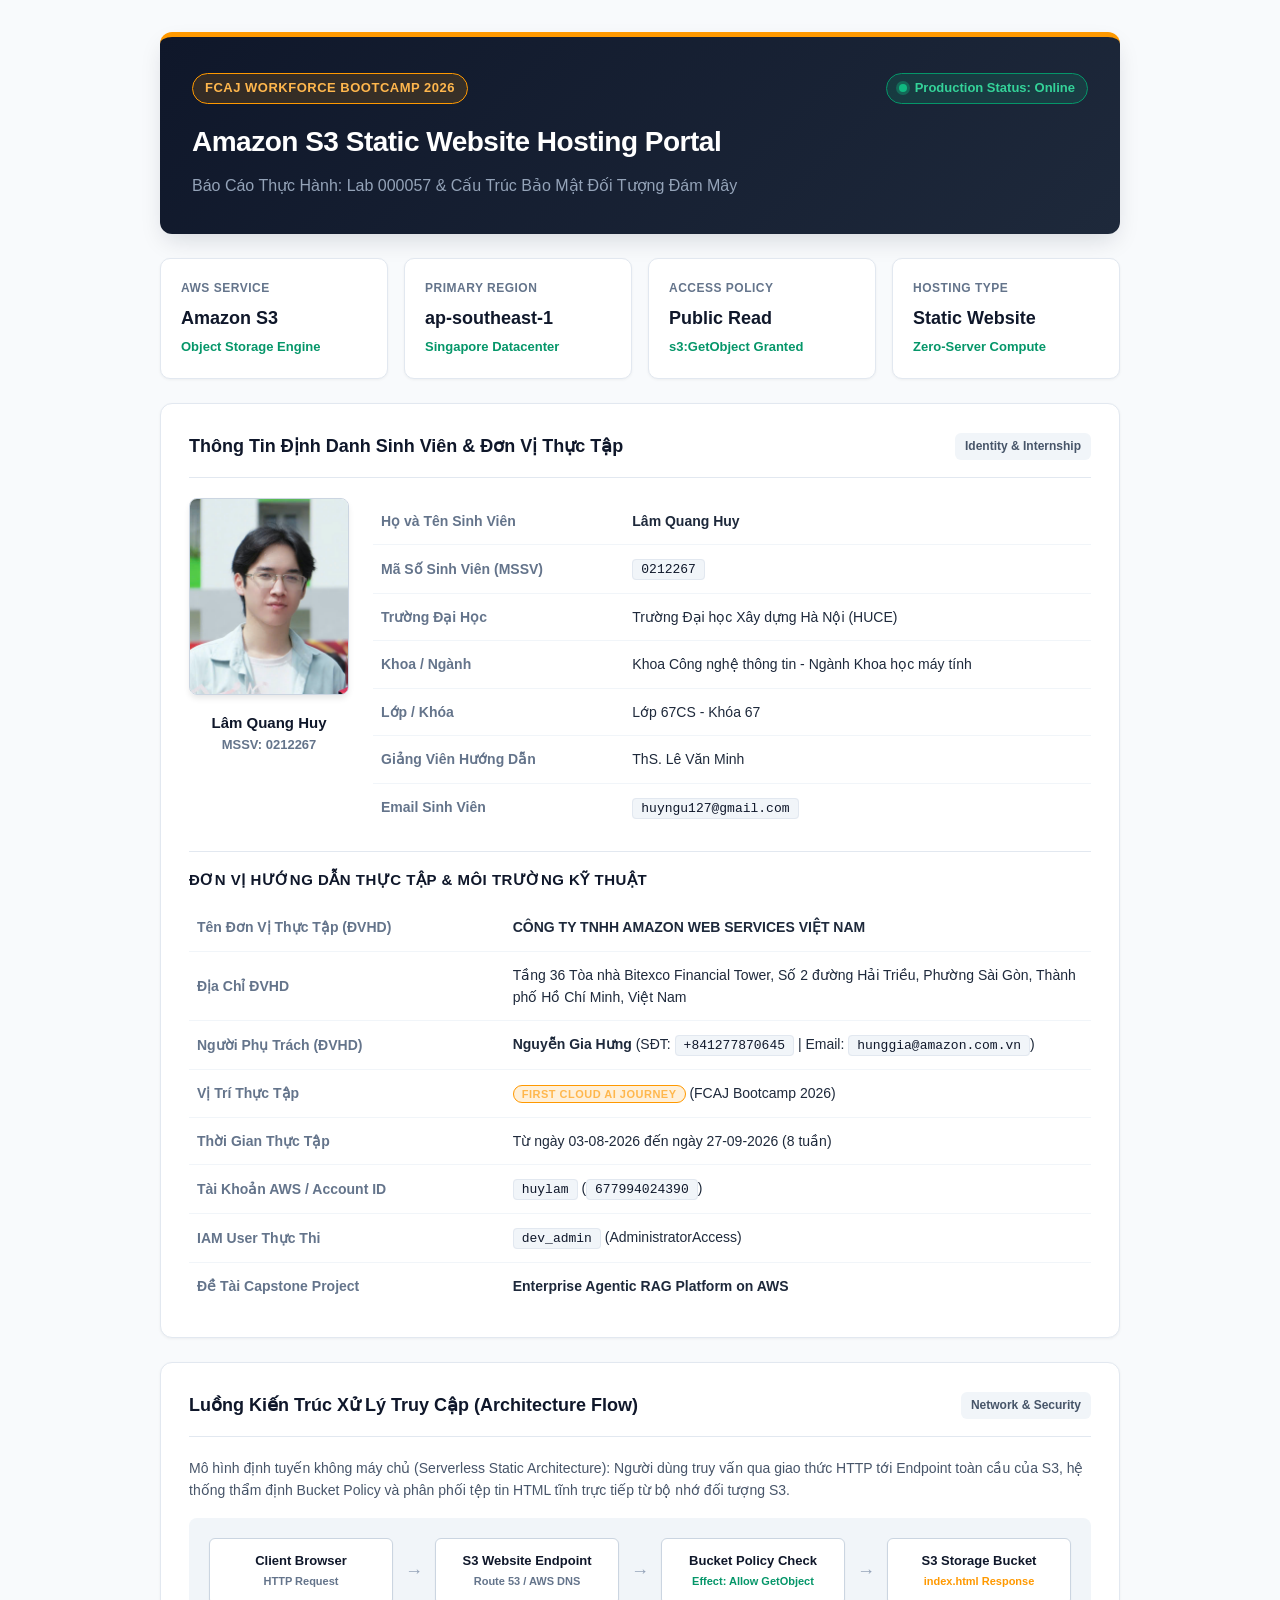
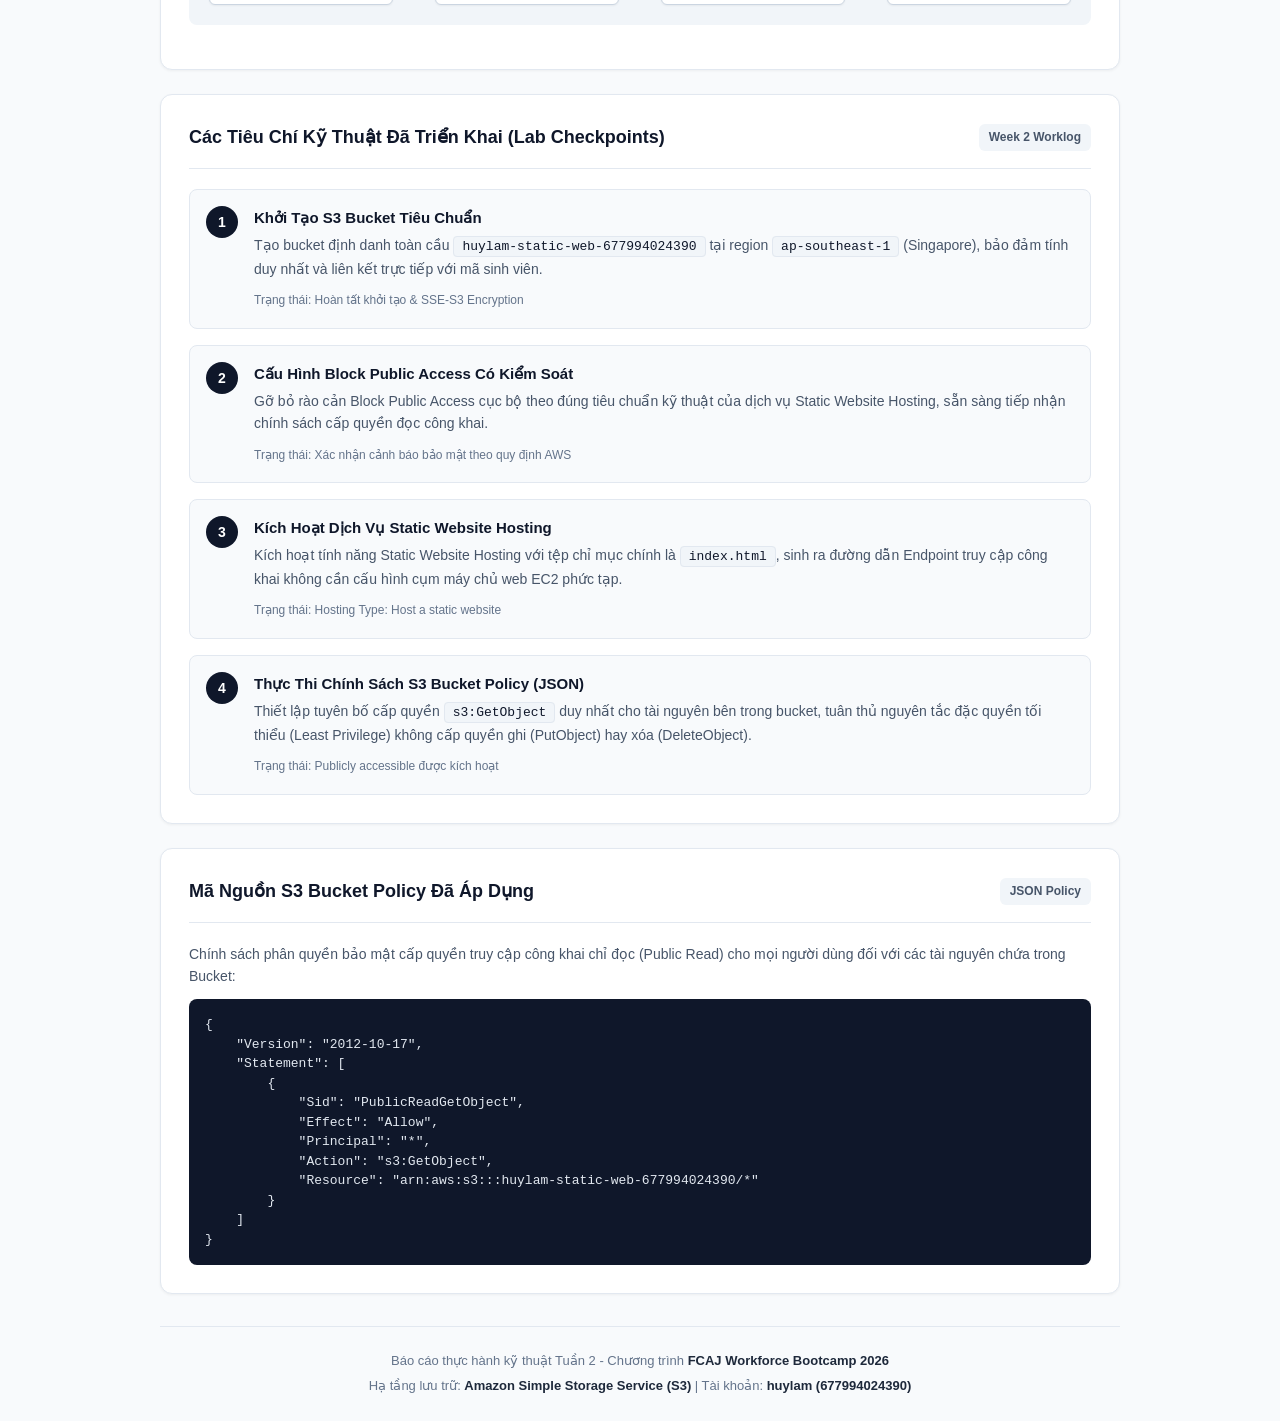
<file: index.html>
<!DOCTYPE html>
<html lang="vi">
<head>
    <meta charset="utf-8">
    <meta name="viewport" content="width=device-width, initial-scale=1.0">
    <title>AWS S3 Static Web Portal - Lam Quang Huy</title>
    <style>
        :root {
            --aws-navy: #0f172a;
            --aws-dark: #1e293b;
            --aws-amber: #ff9900;
            --aws-amber-hover: #ec8c00;
            --aws-blue: #0073bb;
            --aws-green: #059669;
            --aws-green-bg: #ecfdf5;
            --border-color: #e2e8f0;
            --text-main: #1e293b;
            --text-muted: #64748b;
            --bg-page: #f8fafc;
            --card-bg: #ffffff;
        }

        * {
            box-sizing: border-box;
            margin: 0;
            padding: 0;
        }

        body {
            font-family: -apple-system, BlinkMacSystemFont, "Segoe UI", Roboto, "Helvetica Neue", Arial, sans-serif;
            background-color: var(--bg-page);
            color: var(--text-main);
            line-height: 1.6;
            padding: 32px 16px;
        }

        .wrapper {
            max-width: 960px;
            margin: 0 auto;
        }

        /* Top Header */
        header {
            background: linear-gradient(135deg, var(--aws-navy) 0%, var(--aws-dark) 100%);
            border-top: 5px solid var(--aws-amber);
            border-radius: 12px;
            padding: 36px 32px;
            color: #ffffff;
            box-shadow: 0 10px 25px -5px rgba(15, 23, 42, 0.15);
            margin-bottom: 24px;
        }

        .header-top {
            display: flex;
            justify-content: space-between;
            align-items: center;
            flex-wrap: wrap;
            gap: 12px;
            margin-bottom: 16px;
        }

        .badge-program {
            background-color: rgba(255, 153, 0, 0.15);
            border: 1px solid var(--aws-amber);
            color: #ffb74d;
            font-size: 13px;
            font-weight: 600;
            padding: 4px 12px;
            border-radius: 9999px;
            text-transform: uppercase;
            letter-spacing: 0.5px;
        }

        .status-pill {
            display: inline-flex;
            align-items: center;
            gap: 8px;
            background-color: rgba(16, 185, 129, 0.15);
            border: 1px solid var(--aws-green);
            color: #34d399;
            font-size: 13px;
            font-weight: 600;
            padding: 4px 12px;
            border-radius: 9999px;
        }

        .pulse-dot {
            width: 8px;
            height: 8px;
            background-color: #10b981;
            border-radius: 50%;
            box-shadow: 0 0 0 3px rgba(16, 185, 129, 0.35);
        }

        header h1 {
            font-size: 28px;
            font-weight: 700;
            letter-spacing: -0.5px;
            margin-bottom: 8px;
            color: #ffffff;
        }

        header p.lead {
            color: #94a3b8;
            font-size: 16px;
        }

        /* Metrics Row */
        .metrics-grid {
            display: grid;
            grid-template-columns: repeat(auto-fit, minmax(210px, 1fr));
            gap: 16px;
            margin-bottom: 24px;
        }

        .metric-card {
            background: var(--card-bg);
            border: 1px solid var(--border-color);
            border-radius: 10px;
            padding: 20px;
            box-shadow: 0 1px 3px rgba(0, 0, 0, 0.05);
        }

        .metric-title {
            font-size: 12px;
            text-transform: uppercase;
            letter-spacing: 0.5px;
            color: var(--text-muted);
            font-weight: 600;
            margin-bottom: 6px;
        }

        .metric-value {
            font-size: 18px;
            font-weight: 700;
            color: var(--aws-navy);
            word-break: break-all;
        }

        .metric-sub {
            font-size: 13px;
            color: var(--aws-green);
            font-weight: 600;
            margin-top: 4px;
        }

        /* Main Content Layout */
        .main-grid {
            display: grid;
            grid-template-columns: 1fr;
            gap: 24px;
        }

        .card {
            background: var(--card-bg);
            border: 1px solid var(--border-color);
            border-radius: 12px;
            padding: 28px;
            box-shadow: 0 1px 3px rgba(0, 0, 0, 0.05);
        }

        .card-header {
            display: flex;
            justify-content: space-between;
            align-items: center;
            border-bottom: 1px solid var(--border-color);
            padding-bottom: 16px;
            margin-bottom: 20px;
        }

        .card-title {
            font-size: 18px;
            font-weight: 700;
            color: var(--aws-navy);
        }

        .card-tag {
            font-size: 12px;
            font-weight: 600;
            background: #f1f5f9;
            color: #475569;
            padding: 4px 10px;
            border-radius: 6px;
        }

        /* Profile Details Table */
        .profile-table {
            width: 100%;
            border-collapse: collapse;
        }

        .profile-table tr {
            border-bottom: 1px solid #f1f5f9;
        }

        .profile-table tr:last-child {
            border-bottom: none;
        }

        .profile-table th {
            text-align: left;
            padding: 12px 8px;
            color: var(--text-muted);
            font-weight: 600;
            font-size: 14px;
            width: 35%;
        }

        .profile-table td {
            padding: 12px 8px;
            color: var(--text-main);
            font-size: 14px;
        }

        .code-inline {
            font-family: ui-monospace, SFMono-Regular, Menlo, Monaco, Consolas, monospace;
            background-color: #f1f5f9;
            border: 1px solid #e2e8f0;
            padding: 2px 8px;
            border-radius: 4px;
            font-size: 13px;
            color: #0f172a;
        }

        /* Workflow Step Cards */
        .steps-container {
            display: flex;
            flex-direction: column;
            gap: 16px;
            margin-top: 8px;
        }

        .step-item {
            display: flex;
            gap: 16px;
            align-items: flex-start;
            padding: 16px;
            border-radius: 8px;
            background: #f8fafc;
            border: 1px solid #e2e8f0;
        }

        .step-num {
            flex-shrink: 0;
            width: 32px;
            height: 32px;
            background: var(--aws-navy);
            color: #ffffff;
            font-weight: 700;
            border-radius: 50%;
            display: flex;
            align-items: center;
            justify-content: center;
            font-size: 14px;
        }

        .step-content h4 {
            font-size: 15px;
            font-weight: 700;
            color: var(--aws-navy);
            margin-bottom: 4px;
        }

        .step-content p {
            font-size: 14px;
            color: #475569;
            margin-bottom: 6px;
        }

        .step-meta {
            font-size: 12px;
            color: var(--text-muted);
        }

        /* Architecture Flow Diagram */
        .arch-flow {
            display: flex;
            align-items: center;
            justify-content: space-between;
            flex-wrap: wrap;
            gap: 12px;
            background: #f1f5f9;
            padding: 20px;
            border-radius: 8px;
            margin: 16px 0;
            text-align: center;
        }

        .arch-node {
            background: #ffffff;
            border: 1px solid #cbd5e1;
            padding: 12px 16px;
            border-radius: 6px;
            font-size: 13px;
            font-weight: 600;
            color: var(--aws-navy);
            flex: 1;
            min-width: 140px;
            box-shadow: 0 1px 2px rgba(0, 0, 0, 0.05);
        }

        .arch-arrow {
            color: #94a3b8;
            font-weight: 700;
            font-size: 18px;
        }

        /* Code Block */
        pre {
            background: #0f172a;
            color: #e2e8f0;
            padding: 16px;
            border-radius: 8px;
            overflow-x: auto;
            font-family: ui-monospace, SFMono-Regular, Menlo, Monaco, Consolas, monospace;
            font-size: 13px;
            line-height: 1.5;
            margin-top: 12px;
        }

        /* Footer */
        footer {
            margin-top: 32px;
            text-align: center;
            font-size: 13px;
            color: var(--text-muted);
            border-top: 1px solid var(--border-color);
            padding-top: 24px;
        }

        footer strong {
            color: var(--text-main);
        }
    </style>
</head>
<body>

<div class="wrapper">

    <!-- Top Header -->
    <header>
        <div class="header-top">
            <span class="badge-program">FCAJ Workforce Bootcamp 2026</span>
            <div class="status-pill">
                <span class="pulse-dot"></span>
                <span>Production Status: Online</span>
            </div>
        </div>
        <h1>Amazon S3 Static Website Hosting Portal</h1>
        <p class="lead">Báo Cáo Thực Hành: Lab 000057 &amp; Cấu Trúc Bảo Mật Đối Tượng Đám Mây</p>
    </header>

    <!-- Key Metrics Grid -->
    <section class="metrics-grid">
        <div class="metric-card">
            <div class="metric-title">AWS Service</div>
            <div class="metric-value">Amazon S3</div>
            <div class="metric-sub">Object Storage Engine</div>
        </div>
        <div class="metric-card">
            <div class="metric-title">Primary Region</div>
            <div class="metric-value">ap-southeast-1</div>
            <div class="metric-sub">Singapore Datacenter</div>
        </div>
        <div class="metric-card">
            <div class="metric-title">Access Policy</div>
            <div class="metric-value">Public Read</div>
            <div class="metric-sub">s3:GetObject Granted</div>
        </div>
        <div class="metric-card">
            <div class="metric-title">Hosting Type</div>
            <div class="metric-value">Static Website</div>
            <div class="metric-sub">Zero-Server Compute</div>
        </div>
    </section>

    <!-- Main Content -->
    <main class="main-grid">

        <!-- Student & Identity Details -->
        <article class="card">
            <div class="card-header">
                <h2 class="card-title">Thông Tin Định Danh Sinh Viên &amp; Đơn Vị Thực Tập</h2>
                <span class="card-tag">Identity &amp; Internship</span>
            </div>
            <div style="display: flex; gap: 24px; align-items: flex-start; flex-wrap: wrap; margin-bottom: 20px;">
                <div style="flex: 0 0 160px; text-align: center;">
                    <img src="images/avatar.png" alt="Ảnh chân dung Lâm Quang Huy" style="width: 160px; height: auto; border-radius: 8px; border: 1px solid #cbd5e1; box-shadow: 0 4px 6px -1px rgba(0, 0, 0, 0.1);">
                    <div style="margin-top: 8px; font-weight: 700; color: var(--aws-navy); font-size: 15px;">Lâm Quang Huy</div>
                    <div style="font-size: 13px; color: var(--text-muted); font-weight: 600;">MSSV: 0212267</div>
                </div>
                <div style="flex: 1; min-width: 280px;">
                    <table class="profile-table">
                        <tbody>
                            <tr>
                                <th>Họ và Tên Sinh Viên</th>
                                <td><strong>Lâm Quang Huy</strong></td>
                            </tr>
                            <tr>
                                <th>Mã Số Sinh Viên (MSSV)</th>
                                <td><span class="code-inline">0212267</span></td>
                            </tr>
                            <tr>
                                <th>Trường Đại Học</th>
                                <td>Trường Đại học Xây dựng Hà Nội (HUCE)</td>
                            </tr>
                            <tr>
                                <th>Khoa / Ngành</th>
                                <td>Khoa Công nghệ thông tin - Ngành Khoa học máy tính</td>
                            </tr>
                            <tr>
                                <th>Lớp / Khóa</th>
                                <td>Lớp 67CS - Khóa 67</td>
                            </tr>
                            <tr>
                                <th>Giảng Viên Hướng Dẫn</th>
                                <td>ThS. Lê Văn Minh</td>
                            </tr>
                            <tr>
                                <th>Email Sinh Viên</th>
                                <td><span class="code-inline">huyngu127@gmail.com</span></td>
                            </tr>
                        </tbody>
                    </table>
                </div>
            </div>

            <div style="border-top: 1px solid var(--border-color); padding-top: 16px; margin-top: 12px;">
                <h3 style="font-size: 15px; font-weight: 700; color: var(--aws-navy); margin-bottom: 12px; text-transform: uppercase; letter-spacing: 0.5px;">Đơn Vị Hướng Dẫn Thực Tập &amp; Môi Trường Kỹ Thuật</h3>
                <table class="profile-table">
                    <tbody>
                        <tr>
                            <th>Tên Đơn Vị Thực Tập (ĐVHD)</th>
                            <td><strong>CÔNG TY TNHH AMAZON WEB SERVICES VIỆT NAM</strong></td>
                        </tr>
                        <tr>
                            <th>Địa Chỉ ĐVHD</th>
                            <td>Tầng 36 Tòa nhà Bitexco Financial Tower, Số 2 đường Hải Triều, Phường Sài Gòn, Thành phố Hồ Chí Minh, Việt Nam</td>
                        </tr>
                        <tr>
                            <th>Người Phụ Trách (ĐVHD)</th>
                            <td><strong>Nguyễn Gia Hưng</strong> (SĐT: <span class="code-inline">+841277870645</span> | Email: <span class="code-inline">hunggia@amazon.com.vn</span>)</td>
                        </tr>
                        <tr>
                            <th>Vị Trí Thực Tập</th>
                            <td><span class="badge-program" style="font-size: 11px; padding: 2px 8px;">First Cloud AI Journey</span> (FCAJ Bootcamp 2026)</td>
                        </tr>
                        <tr>
                            <th>Thời Gian Thực Tập</th>
                            <td>Từ ngày 03-08-2026 đến ngày 27-09-2026 (8 tuần)</td>
                        </tr>
                        <tr>
                            <th>Tài Khoản AWS / Account ID</th>
                            <td><span class="code-inline">huylam</span> (<span class="code-inline">677994024390</span>)</td>
                        </tr>
                        <tr>
                            <th>IAM User Thực Thi</th>
                            <td><span class="code-inline">dev_admin</span> (AdministratorAccess)</td>
                        </tr>
                        <tr>
                            <th>Đề Tài Capstone Project</th>
                            <td><strong>Enterprise Agentic RAG Platform on AWS</strong></td>
                        </tr>
                    </tbody>
                </table>
            </div>
        </article>

        <!-- Technical Architecture Flow -->
        <article class="card">
            <div class="card-header">
                <h2 class="card-title">Luồng Kiến Trúc Xử Lý Truy Cập (Architecture Flow)</h2>
                <span class="card-tag">Network &amp; Security</span>
            </div>
            <p style="font-size: 14px; color: #475569; margin-bottom: 12px;">
                Mô hình định tuyến không máy chủ (Serverless Static Architecture): Người dùng truy vấn qua giao thức HTTP tới Endpoint toàn cầu của S3, hệ thống thẩm định Bucket Policy và phân phối tệp tin HTML tĩnh trực tiếp từ bộ nhớ đối tượng S3.
            </p>
            <div class="arch-flow">
                <div class="arch-node">
                    Client Browser<br>
                    <span style="font-size: 11px; color: #64748b;">HTTP Request</span>
                </div>
                <div class="arch-arrow">&rarr;</div>
                <div class="arch-node">
                    S3 Website Endpoint<br>
                    <span style="font-size: 11px; color: #64748b;">Route 53 / AWS DNS</span>
                </div>
                <div class="arch-arrow">&rarr;</div>
                <div class="arch-node">
                    Bucket Policy Check<br>
                    <span style="font-size: 11px; color: #059669;">Effect: Allow GetObject</span>
                </div>
                <div class="arch-arrow">&rarr;</div>
                <div class="arch-node">
                    S3 Storage Bucket<br>
                    <span style="font-size: 11px; color: #ff9900;">index.html Response</span>
                </div>
            </div>
        </article>

        <!-- Implementation Steps Checkpoints -->
        <article class="card">
            <div class="card-header">
                <h2 class="card-title">Các Tiêu Chí Kỹ Thuật Đã Triển Khai (Lab Checkpoints)</h2>
                <span class="card-tag">Week 2 Worklog</span>
            </div>
            <div class="steps-container">
                <div class="step-item">
                    <div class="step-num">1</div>
                    <div class="step-content">
                        <h4>Khởi Tạo S3 Bucket Tiêu Chuẩn</h4>
                        <p>Tạo bucket định danh toàn cầu <span class="code-inline">huylam-static-web-677994024390</span> tại region <span class="code-inline">ap-southeast-1</span> (Singapore), bảo đảm tính duy nhất và liên kết trực tiếp với mã sinh viên.</p>
                        <span class="step-meta">Trạng thái: Hoàn tất khởi tạo &amp; SSE-S3 Encryption</span>
                    </div>
                </div>

                <div class="step-item">
                    <div class="step-num">2</div>
                    <div class="step-content">
                        <h4>Cấu Hình Block Public Access Có Kiểm Soát</h4>
                        <p>Gỡ bỏ rào cản Block Public Access cục bộ theo đúng tiêu chuẩn kỹ thuật của dịch vụ Static Website Hosting, sẵn sàng tiếp nhận chính sách cấp quyền đọc công khai.</p>
                        <span class="step-meta">Trạng thái: Xác nhận cảnh báo bảo mật theo quy định AWS</span>
                    </div>
                </div>

                <div class="step-item">
                    <div class="step-num">3</div>
                    <div class="step-content">
                        <h4>Kích Hoạt Dịch Vụ Static Website Hosting</h4>
                        <p>Kích hoạt tính năng Static Website Hosting với tệp chỉ mục chính là <span class="code-inline">index.html</span>, sinh ra đường dẫn Endpoint truy cập công khai không cần cấu hình cụm máy chủ web EC2 phức tạp.</p>
                        <span class="step-meta">Trạng thái: Hosting Type: Host a static website</span>
                    </div>
                </div>

                <div class="step-item">
                    <div class="step-num">4</div>
                    <div class="step-content">
                        <h4>Thực Thi Chính Sách S3 Bucket Policy (JSON)</h4>
                        <p>Thiết lập tuyên bố cấp quyền <span class="code-inline">s3:GetObject</span> duy nhất cho tài nguyên bên trong bucket, tuân thủ nguyên tắc đặc quyền tối thiểu (Least Privilege) không cấp quyền ghi (PutObject) hay xóa (DeleteObject).</p>
                        <span class="step-meta">Trạng thái: Publicly accessible được kích hoạt</span>
                    </div>
                </div>
            </div>
        </article>

        <!-- S3 Policy Code View -->
        <article class="card">
            <div class="card-header">
                <h2 class="card-title">Mã Nguồn S3 Bucket Policy Đã Áp Dụng</h2>
                <span class="card-tag">JSON Policy</span>
            </div>
            <p style="font-size: 14px; color: #475569;">
                Chính sách phân quyền bảo mật cấp quyền truy cập công khai chỉ đọc (Public Read) cho mọi người dùng đối với các tài nguyên chứa trong Bucket:
            </p>
            <pre><code>{
    "Version": "2012-10-17",
    "Statement": [
        {
            "Sid": "PublicReadGetObject",
            "Effect": "Allow",
            "Principal": "*",
            "Action": "s3:GetObject",
            "Resource": "arn:aws:s3:::huylam-static-web-677994024390/*"
        }
    ]
}</code></pre>
        </article>

    </main>

    <!-- Footer -->
    <footer>
        <p>Báo cáo thực hành kỹ thuật Tuần 2 - Chương trình <strong>FCAJ Workforce Bootcamp 2026</strong></p>
        <p style="margin-top: 4px;">Hạ tầng lưu trữ: <strong>Amazon Simple Storage Service (S3)</strong> | Tài khoản: <strong>huylam (677994024390)</strong></p>
    </footer>

</div>

</body>
</html>
</file>
